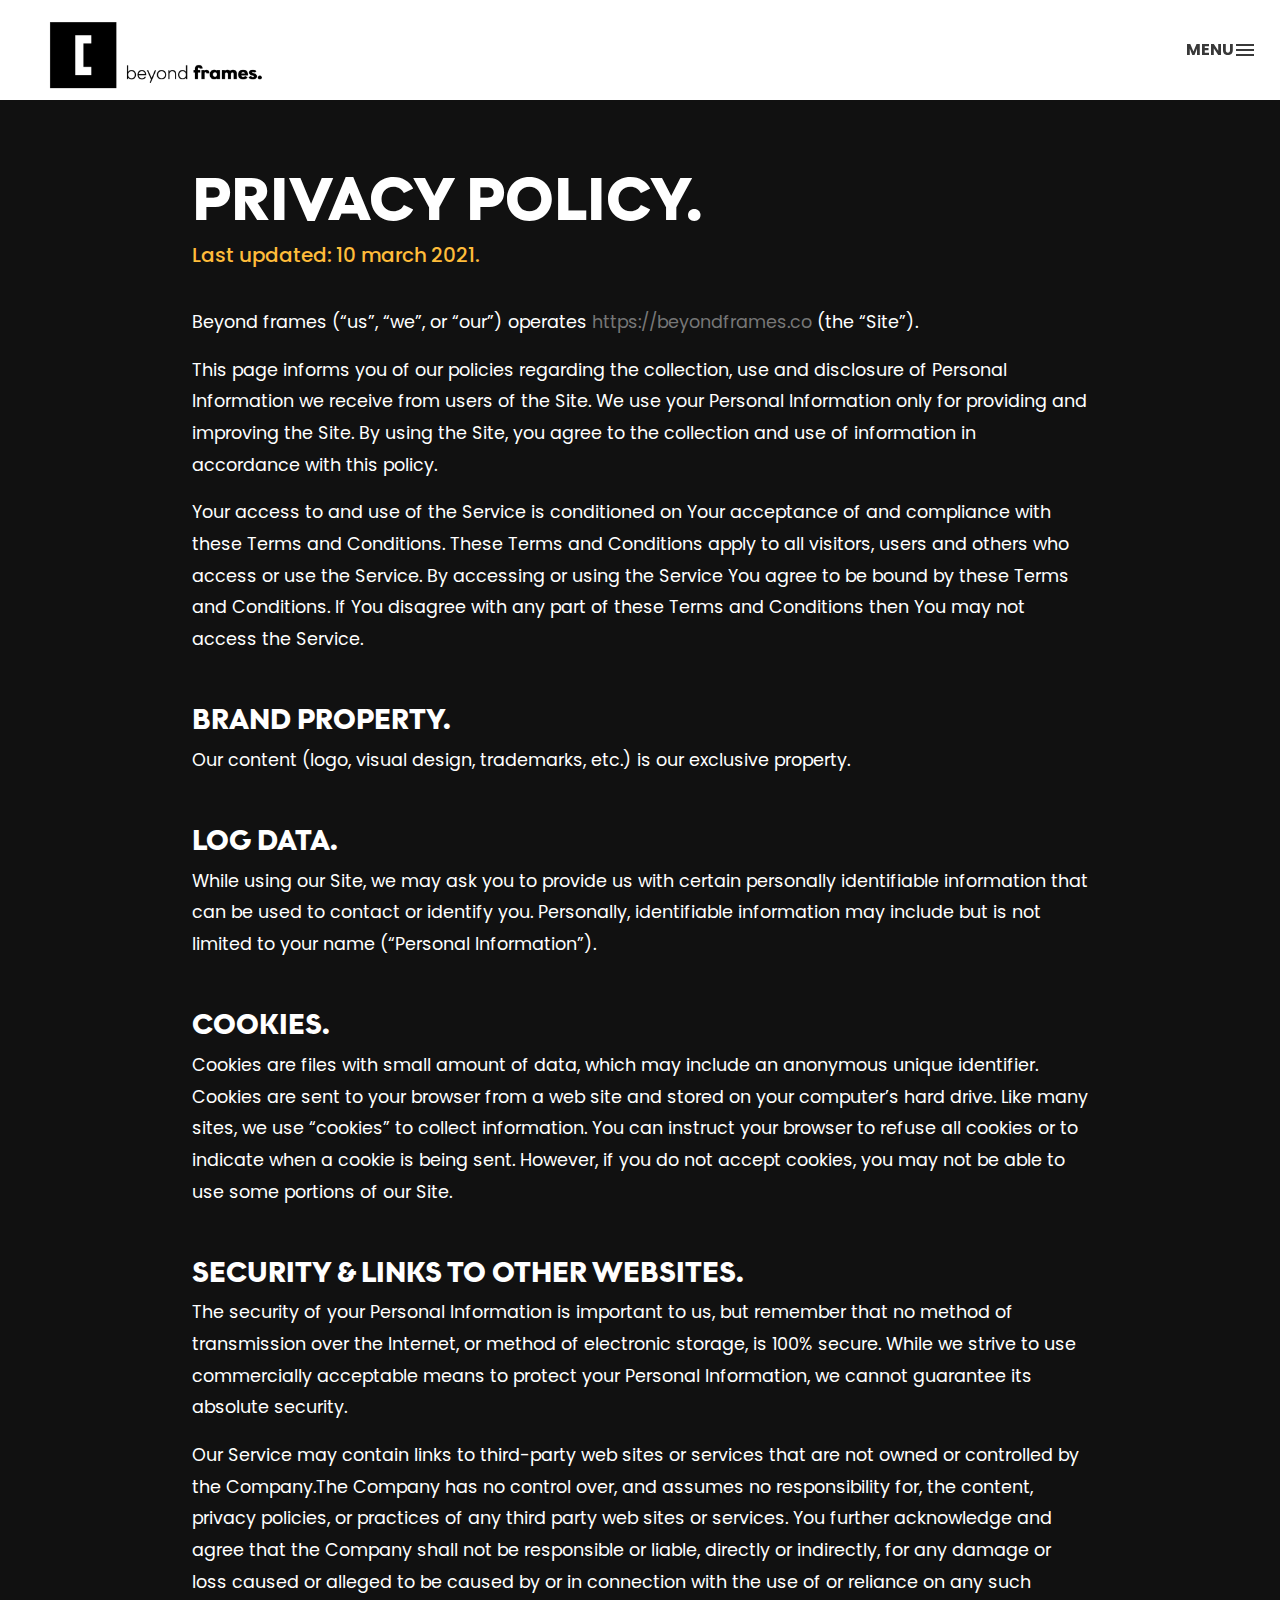
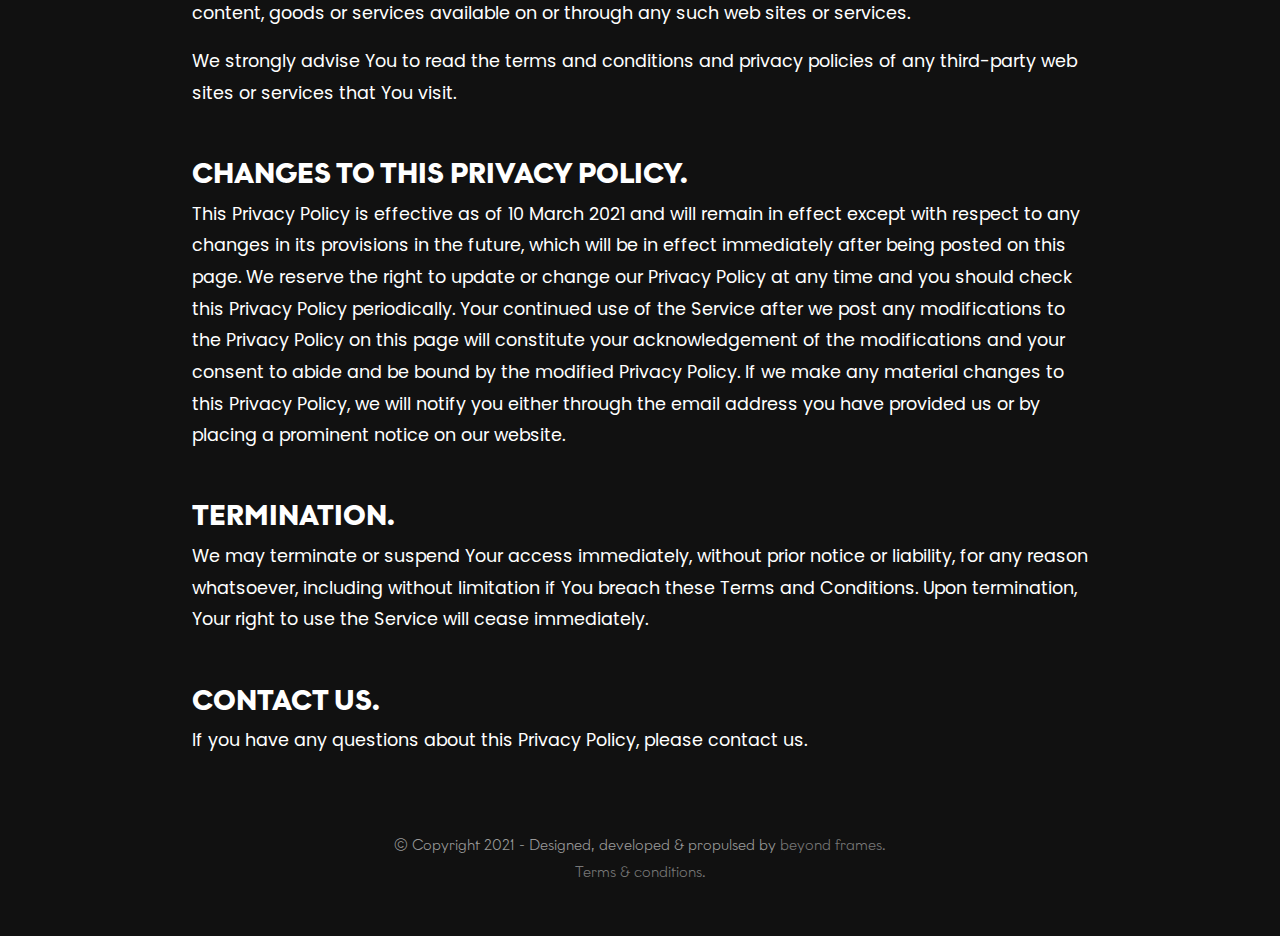
<file: privacy-policy.html>
<!DOCTYPE html>
<html lang="en">

<head>

  <!-- Basic Page Needs
	================================================== -->
  <meta charset="utf-8">
  <title>beyond frames. | communication consulting, graphic design & web</title>
  <link rel="alternate" hreflang="fr" href="https://beyondframes.co/fr/design-studio.html">

  <!-- Mobile Specific Metas
	================================================== -->
  <meta http-equiv="X-UA-Compatible" content="IE=edge">
  <meta name="description" content="beyond frames. presents its terms & conditions about users data and security.">
  <meta name="keywords"
    content="best, advice, design, communication, consulting, web, website, web design, maintenance, optimization,  SEO, SEA, consulting, print, editing, brand, innovation, Montpellier, Zürich, Geneve, Lausanne, Zug.">
  <meta name="viewport" content="width=device-width, initial-scale=1.0, maximum-scale=5.0">
  <meta name="author" content="beyond frames.">

  <meta property="og:title" content="beyond frames' cookies - data usings">
  <meta property="og:type" content="website">
  <meta property="og:url" content="https://beyondframes.co">
  <meta property="og:image" content="theme/images/metadata/claudio-schwarz-fyeOxvYvIyY-unsplash.jpg">
  <meta property="og:image:width" content="640">
  <meta property="og:image:height" content="426">
  <meta property="og:image:alt" content="beyond frames | personal data & security">
  <meta property="og:description" content="beyond frames presents the privacy policy of the cie.">
  <meta property="og:site_name" content="beyond frames." />
  <meta property="og:locale" content="en_GB" />
  <meta property="og:locale:alternate" content="fr_FR" />

  <!-- Plugins Needed -->
  <link rel="stylesheet" href="theme/plugins/bootstrap/bootstrap.min.css">
  <link rel="stylesheet" href="theme/plugins/ionicons/css/ionicons.min.css">

  <!-- Main Stylesheet -->
  <link href="theme/css/style.css" rel="stylesheet">

  <!--Favicon-->
  <link rel="shortcut icon" href="theme/images/favicon.png" type="image/x-icon">
  <link rel="icon" href="theme/images/favicon.png" type="image/x-icon">
  <link rel="apple-touch-icon" href="theme/images/favicon.png" sizes="180x180">  <!-- valid apple-touch-icon -->
  
  <!-- Global site tag (gtag.js) - Google Analytics -->
  <script async src="https://www.googletagmanager.com/gtag/js?id=G-NFRSP6WKBZ"></script>
  <script>
    window.dataLayer = window.dataLayer || [];
    function gtag(){dataLayer.push(arguments);}
    gtag('js', new Date());
  
    gtag('config', 'G-NFRSP6WKBZ');
  </script>

</head>

<body>

  <!-- Preloader -->
  <div id="preloader">
    <div class="pre-container">
      <div class="spinner">
        <div class="double-bounce1"></div>
        <div class="double-bounce2"></div>
      </div>
    </div>
  </div>
  <!-- end Preloader -->

  <!-- box header -->
  <header class="box-header" id="top">
    <div class="box-logo">
      <a href="index.html"><img loading="lazy" src="theme/images/logo.png" height="90"
          alt="logo beyond frames. web & design"></a>
    </div>

    <!-- box-nav -->
    <span class="box-primary-nav-trigger">
      <span class="box-menu-text">Menu</span><span class="box-menu-icon"></span>
    </span>
    <!-- box-primary-nav-trigger -->
  </header>
  <!-- end box header -->

  <!-- nav -->
  <nav>
    <ul class="box-primary-nav">
      <li class="box-label">beyond frames.</li>
      <li class="active"><a href="index.html">What we do.</a></li>
      <!--<li ><a href="about.html">about me.</a></li>
    <li ><a href="services.html">services.</a></li>-->
      <li><a href="portfolio.html">projects.</a></li>
      <!--<li ><a href="contact.html">hi!</a></li>-->
      <li class="box-label">follow me</li>
      <li class="box-social"><a href="https://www.instagram.com/beyondframes.design/" target="_blank"
          rel="noreferrer"><i class="ion-social-instagram-outline"></i></a></li>
      <li class="box-social"><a href="https://www.behance.net/beyondframes" target="_blank" rel="noreferrer"><img
            src="theme/images/iconmonstr-behance-1-32.png" width="25" alt=""></a></li>
      <li class="box-social"><a href="https://dribbble.com/beyondframes/" target="_blank" rel="noreferrer"><i
            class="ion-social-dribbble"></i></a></li>
      <li class="box-social"><a href="https://www.linkedin.com/in/geraldineallemand/" target="_blank"
          rel="noreferrer"><i class="ion-social-linkedin"></i></a></li>
    </ul>
  </nav>

  <section class="black">
    <div class="basic-text">
      <br><br>
      <h1>Privacy policy.</h1>
      <h5>Last updated: 10 march 2021.</h5>
      <br>
      <p>Beyond frames (“us”, “we”, or “our”) operates <a href="https://beyondframes.co">https://beyondframes.co</a>
        (the “Site”).</p>
      <p>This page informs you of our policies regarding the collection, use and disclosure of Personal Information we
        receive from users of the Site. We use your Personal Information only for providing and improving the Site. By
        using the Site, you agree to the collection and use of information in accordance with this policy.</p>
      <p>Your access to and use of the Service is conditioned on Your acceptance of and compliance with these Terms and
        Conditions. These Terms and Conditions apply to all visitors, users and others who access or use the Service. By
        accessing or using the Service You agree to be bound by these Terms and Conditions. If You disagree with any
        part of these Terms and Conditions then You may not access the Service.</p>
      <br>
      <h3>BRAND PROPERTY.</h3>
      <p>Our content (logo, visual design, trademarks, etc.) is our exclusive property.</p>
      <br>
      <h3>LOG DATA.</h3>
      <p>While using our Site, we may ask you to provide us with certain personally identifiable information that can be
        used to contact or identify you. Personally, identifiable information may include but is not limited to your
        name (“Personal Information”).</p>
      <br>
      <h3>COOKIES.</h3>
      <p>Cookies are files with small amount of data, which may include an anonymous unique identifier. Cookies are sent
        to your browser from a web site and stored on your computer’s hard drive.
        Like many sites, we use “cookies” to collect information. You can instruct your browser to refuse all cookies or
        to indicate when a cookie is being sent. However, if you do not accept cookies, you may not be able to use some
        portions of our Site.</p>
      <br>
      <h3>SECURITY & LINKS TO OTHER WEBSITES.</h3>
      <p>The security of your Personal Information is important to us, but remember that no method of transmission over
        the Internet, or method of electronic storage, is 100% secure. While we strive to use commercially acceptable
        means to protect your Personal Information, we cannot guarantee its absolute security.</p>
      <p>Our Service may contain links to third-party web sites or services that are not owned or controlled by the
        Company.The Company has no control over, and assumes no responsibility for, the content, privacy policies, or
        practices of any third party web sites or services. You further acknowledge and agree that the Company shall not
        be responsible or liable, directly or indirectly, for any damage or loss caused or alleged to be caused by or in
        connection with the use of or reliance on any such content, goods or services available on or through any such
        web sites or services.</p>
      <p>We strongly advise You to read the terms and conditions and privacy policies of any third-party web sites or
        services that You visit.</p>
      <br>
      <h3>CHANGES TO THIS PRIVACY POLICY.</h3>
      <p>This Privacy Policy is effective as of 10 March 2021 and will remain in effect except with respect to any
        changes in its provisions in the future, which will be in effect immediately after being posted on this page.
        We reserve the right to update or change our Privacy Policy at any time and you should check this Privacy Policy
        periodically. Your continued use of the Service after we post any modifications to the Privacy Policy on this
        page will constitute your acknowledgement of the modifications and your consent to abide and be bound by the
        modified Privacy Policy.
        If we make any material changes to this Privacy Policy, we will notify you either through the email address you
        have provided us or by placing a prominent notice on our website.</p>
      <br>
      <h3>TERMINATION.</h3>
      <p>We may terminate or suspend Your access immediately, without prior notice or liability, for any reason
        whatsoever, including without limitation if You breach these Terms and Conditions. Upon termination, Your right
        to use the Service will cease immediately.</p>
      <br>
      <h3>CONTACT US.</h3>
      <p>If you have any questions about this Privacy Policy, please contact us.</p>
    </div>
    <br>
  </section>

  <!-- FOOTER -->
  <footer class="black">
    <div class="container-fluid">
      <p class="copyright">&copy; Copyright 2021 - Designed, developed &amp; propulsed by <a href="index.html"
          target="_blank">beyond frames.</a></p>
      <p class="copyright"><a href="privacy-policy.html">Terms & conditions.</a></p>
    </div>
  </footer>
  <!-- end footer -->

  <!-- back to top -->
  <a href="#top" class="cd-top"><i class="ion-android-arrow-up"></i></a>
  <!-- end back to top -->

  <!-- jQuery -->
  <script src="theme/plugins/jquery.min.js"></script>

  <!-- Plugins Needed for this Project -->
  <script src="theme/plugins/bootstrap/bootstrap.min.js"></script>
  <script src="theme/plugins/menu.js"></script>
  <script src="theme/plugins/animated-headline/animated-headline.js"></script>
  <script src="theme/plugins/shuffle/shuffle.min.js"></script>

  <!-- Main Script -->
  <script src="theme/js/script.js"></script>

</body>

</html>
</file>
<file: theme/css/style.css>
/* Table of Content
==================================================
	- Google fonts & font family -
	- General -
    - typography -
    - Preloader -
	- Header -
  - box intro section -
  - Portfolio section -
  - Footer -
  - About page -
  - Services page -
  - contact page -
  - Portfolio single page -
  - Responsive media queries -
*/
/* Variable
==================================================*/
/* Google fonts & font family
==================================================*/
@import url('https://fonts.googleapis.com/css?family=Poppins:400,500,600,700');

@import url('https://fonts.googleapis.com/css2?family=Rock+Salt&display=swap');

@import url('https://fonts.googleapis.com/css2?family=Sedgwick+Ave&display=swap');

@font-face {
  font-family: 'Graphit-Regular';
  src: url(../../source/font/Graphit_otf/Graphit-Regular.otf) format('opentype'),
    url(../../source/font/Graphit_woff/Graphit-Regular.woff) format('woff');
}

@font-face {
  font-family: "Graphit-RegularItalic";
  src: url(../../source/font/Graphit_otf/Graphit-RegularItalic.otf) format('opentype'),
    url(../../source/font/Graphit_woff/Graphit-RegularItalic.woff) format('woff');
}

@font-face {
  font-family: "Graphit-Thin";
  src: url(../../source/font/Graphit_otf/Graphit-Thin.otf) format('opentype'),
    url(../../source/font/Graphit_woff/Graphit-Thin.woff) format('woff');
}

@font-face {
  font-family: "Graphit-ThinItalic";
  src: url(../../source/font/Graphit_otf/Graphit-ThinItalic.otf) format('opentype'),
    url(../../source/font/Graphit_woff/Graphit-ThinItalic.woff) format('woff');
}

@font-face {
  font-family: "Graphit-Medium";
  src: url(../../source/font/Graphit_otf/Graphit-Medium.otf) format('opentype'),
    url(../../source/font/Graphit_woff/Graphit-Medium.woff) format('woff');
}

@font-face {
  font-family: "Graphit-MediumItalic";
  src: url(../../source/font/Graphit_otf/Graphit-MediumItalic.otf) format('opentype'),
    url(../../source/font/Graphit_woff/Graphit-MediumItalic.woff) format('woff');
}

@font-face {
  font-family: "Graphit-Light";
  src: url(../../source/font/Graphit_otf/Graphit-Light.otf) format('opentype'),
    url(../../source/font/Graphit_woff/Graphit-Light.woff) format('woff');
}

@font-face {
  font-family: "Graphit-LightItalic";
  src: url(../../source/font/Graphit_otf/Graphit-LightItalic.otf) format('opentype'),
    url(../../source/font/Graphit_woff/Graphit-LightItalic.woff) format('woff');
}

@font-face {
  font-family: "Graphit-Bold";
  src: url(../../source/font/Graphit_otf/Graphit-Bold.otf) format('opentype'),
    url(../../source/font/Graphit_woff/Graphit-Bold.woff) format('woff');
}

@font-face {
  font-family: "Graphit-BoldItalic";
  src: url(../../source/font/Graphit_otf/Graphit-BoldItalic.otf) format('opentype'),
    url(../../source/font/Graphit_woff/Graphit-BoldItalic.woff) format('woff');
}

@font-face {
  font-family: "Graphit-Black";
  src: url(../../source/font/Graphit_otf/Graphit-Black.otf) format('opentype'),
    url(../../source/font/Graphit_woff/Graphit-Black.woff) format('woff');
}

@font-face {
  font-family: "Graphit-BlackItalic";
  src: url(../../source/font/Graphit_otf/Graphit-BlackItalic.otf) format('opentype'),
    url(../../source/font/Graphit_woff/Graphit-BlackItalic.woff) format('woff');
}

@font-face {
  font-family: 'PPNeueMachina-Light';
  src: url(../../source/font/PPNeueMachina/PPNeueMachina-Light.otf) format('opentype');
}

@font-face {
  font-family: 'PPNeueMachina-Regular';
  src: url(../../source/font/PPNeueMachina/PPNeueMachina-Regular.otf) format('opentype');
}

@font-face {
  font-family: 'PPNeueMachina-Ultrabold';
  src: url(../../source/font/PPNeueMachina/PPNeueMachina-Ultrabold.otf) format('opentype');
}


/* General
==================================================*/
html,
body {
  height: 100vh;
  font-family: 'Poppins', sans-serif;
  line-height: 1.8;
  color: #999;
  overflow-x: hidden;
  /*try to debug*/
  width: 100%;
  /* possible pbm with alignment contact text*/
  margin: 0px;
  padding: 0px;
}

html {
  scroll-behavior: smooth;
}

::-webkit-scrollbar {
  width: 6px;
}

::-webkit-scrollbar-thumb {
  background-color: rgba(255, 191, 0, 0.8);
}

.main-container {
  padding: 100px 0;
}

.main-container-without-padding {
  padding: 10px 0;
}

.main-container h5 {
  /**letter-spacing: 2px;
  line-height: 1.7;**/
  margin-bottom: 1rem;
}

.main-container p,
.main-container li {
  color: #393939;
}


.margin-bot32px h3 {
  margin-bottom: 2rem;
}

a {
  transition: all .3s;
}

.uppercase {
  text-transform: uppercase;
}

.h-30 {
  height: 30px;
}

.h-10 {
  height: 10px;
}

.color {
  color: #ffbf00;
  font-size: 11px;
}

.translateY-01 {
  opacity: 0;
  transform: translateY(30px);
  animation: apparition 0.8s 0.2 ease-out forwards;
  /** POUR RALLENTIR VERS LA FIN ET CONSERVER VALEUR DE FIN **/
}

.translateY-02 {
  opacity: 0;
  transform: translateY(50px);
  animation: apparition 1.2s 0.2s ease-out forwards;
}

.translateY-03 {
  opacity: 0;
  transform: translateY(30px);
  animation: apparition 1.2s 1.6s ease-out forwards;
}

.translateY-04 {
  opacity: 0;
  transform: translateY(30px);
  animation: apparition 1.2s 2s ease-out forwards;
}

@keyframes apparition {

  /** EN LIEN AVEC DIV translateY **/
  100% {
    opacity: 1;
    transform: none;
  }
}


/* typography
==================================================*/
h1 {
  color: #393939;
  font-size: 60px;
  text-transform: uppercase;
  font-family: "Graphit", "Poppins", Helvetica, sans-serif;
}

h2 {
  color: #393939;
  font-family: "Graphit", "Poppins", Helvetica, sans-serif;
}

h3 {
  color: #393939;
  font-size: 1.75rem;
  font-family: "Graphit", "Poppins", Helvetica, sans-serif;
}

h4 {
  color: #999999;
  font-size: 1rem;
  font-family: "Graphit-Medium", "Poppins", Helvetica, sans-serif;
}

h5 {
  color: #ffbc3a;
  font-family: "Graphit", "Poppins", Helvetica, sans-serif;
}

h6 {
  color: #ffbf00;
  font-family: "Graphit", "Poppins", Helvetica, sans-serif;
}

.em-thin {
  font-family: "Graphit-Thin", "Poppins";
}

.em-light {
  font-family: "Graphit-Light", "Poppins";
}

.em-bold {
  font-family: "Graphit-Bold", "Poppins";
}

.em-medium {
  font-family: "Graphit-Medium", "Poppins";
}




/* preloader
==================================================*/
#preloader {
  position: fixed;
  top: 0;
  left: 0;
  right: 0;
  bottom: 0;
  background-color: #f5f5f5;
  /* change if the mask should be a color other than white */
  z-index: 1000;
  /* makes sure it stays on top */
}

.pre-container {
  position: absolute;
  left: 50%;
  top: 50%;
  bottom: auto;
  right: auto;
  -webkit-transform: translateX(-50%) translateY(-50%);
  transform: translateX(-50%) translateY(-50%);
  text-align: center;
}

.spinner {
  width: 40px;
  height: 40px;
  position: relative;
  margin: 100px auto;
}

.double-bounce1,
.double-bounce2 {
  width: 100%;
  height: 100%;
  border-radius: 50%;
  background-color: #ffbf00;
  opacity: 0.6;
  position: absolute;
  top: 0;
  left: 0;
  -webkit-animation: bounce 2.0s infinite ease-in-out;
  animation: bounce 2.0s infinite ease-in-out;
}

.double-bounce2 {
  -webkit-animation-delay: -1.0s;
  animation-delay: -1.0s;
}

@-webkit-keyframes bounce {

  0%,
  100% {
    -webkit-transform: scale(0);
  }

  50% {
    -webkit-transform: scale(1);
  }
}

@keyframes bounce {

  0%,
  100% {
    transform: scale(0);
    -webkit-transform: scale(0);
  }

  50% {
    transform: scale(1);
    -webkit-transform: scale(1);
  }
}

/* header
==================================================*/
.box-header {
  position: absolute;
  top: 0;
  left: 0;
  background: rgba(255, 255, 255, 0.95);
  height: 50px;
  width: 100%;
  z-index: 3;
  box-shadow: 0 1px 2px rgba(0, 0, 0, 0.3);
  -webkit-font-smoothing: antialiased;
  -moz-osx-font-smoothing: grayscale;
}

.box-header {
  height: 100px;
  background: transparent;
  box-shadow: none;
}

.box-header {
  transition: background-color 0.3s;
  -webkit-transform: translate3d(0, 0, 0);
  transform: translate3d(0, 0, 0);
  -webkit-backface-visibility: hidden;
  backface-visibility: hidden;
}

.box-header.is-fixed {
  position: fixed;
  top: -80px;
  background-color: rgba(255, 255, 255, 0.96);
  transition: -webkit-transform 0.3s;
  transition: transform 0.3s;
  transition: transform 0.3s, -webkit-transform 0.3s;
}

.box-header.is-visible {
  -webkit-transform: translate3d(0, 100%, 0);
  transform: translate3d(0, 100%, 0);
}

.box-header.menu-is-open {
  background-color: rgba(255, 255, 255, 0.96);
}

.box-logo {
  display: block;
  padding-left: 20px;
  z-index: 10;
}

.box-logo img {
  height: 90px;
  width: auto;
  margin-top: 10px;
}

.box-primary-nav-trigger {
  position: absolute;
  right: 0;
  top: 0;
  height: 100%;
  width: 50px;
  background-color: #fff;
  cursor: pointer;
}

.box-primary-nav-trigger .box-menu-text {
  color: #393939;
  text-transform: uppercase;
  font-weight: 700;
  display: none;
}

.box-primary-nav-trigger .box-menu-icon {
  display: inline-block;
  position: absolute;
  left: 50%;
  top: 50%;
  bottom: auto;
  right: auto;
  /**-webkit-transform: translateX(-50%) translateY(-50%);**/
  /**retirer car pas dans codesource**/
  transform: translateX(-50%) translateY(-50%);
  width: 18px;
  height: 2px;
  background-color: #393939;
  transition: background-color 0.3s;
  list-style: none;
}

.box-primary-nav-trigger .box-menu-icon::before,
.box-primary-nav-trigger .box-menu-icon:after {
  content: "";
  width: 100%;
  height: 100%;
  position: absolute;
  background-color: #393939;
  right: 0;
  transition: top .3s, background-color 0s, -webkit-transform .3s;
  /**animation menu hamburger**/
  transition: transform .3s, top .3s, background-color 0s;
  transition: transform .3s, top .3s, background-color 0s, -webkit-transform .3s;
}

.box-primary-nav-trigger .box-menu-icon::before {
  top: -5px;
}

.box-primary-nav-trigger .box-menu-icon::after {
  top: 5px;
}

.box-primary-nav-trigger .box-menu-icon.is-clicked {
  background-color: rgba(255, 255, 255, 0);
}

.box-primary-nav-trigger .box-menu-icon.is-clicked::before,
.box-primary-nav-trigger .box-menu-icon.is-clicked::after {
  background-color: #393939;
}

.box-primary-nav-trigger .box-menu-icon.is-clicked::before {
  top: 0;
  -webkit-transform: rotate(135deg);
  transform: rotate(135deg);
}

.box-primary-nav-trigger .box-menu-icon.is-clicked::after {
  top: 0;
  -webkit-transform: rotate(225deg);
  transform: rotate(225deg);
}

.box-primary-nav-trigger {
  width: 100px;
  padding-left: 1em;
  background-color: transparent;
  height: 30px;
  line-height: 30px;
  right: 10px;
  top: 50%;
  bottom: auto;
  -webkit-transform: translateY(-50%);
  transform: translateY(-50%);
}

.box-primary-nav-trigger .box-menu-text {
  display: inline-block;
}

.box-primary-nav-trigger .box-menu-icon {
  left: auto;
  right: 1em;
  -webkit-transform: translateX(0) translateY(-50%);
  transform: translateX(0) translateY(-50%);
}

.box-primary-nav {
  position: fixed;
  left: 0;
  top: 0;
  height: 100%;
  width: 100%;
  background: rgba(0, 0, 0, 0.96);
  z-index: 2;
  padding-left: 0;
  text-align: center;
  -webkit-backface-visibility: hidden;
  backface-visibility: hidden;
  overflow: auto;
  -webkit-overflow-scrolling: touch;
  -webkit-transform: translateY(-100%);
  transform: translateY(-100%);
  transition-property: -webkit-transform;
  /**??????**/
  transition-property: transform;
  transition-property: transform, -webkit-transform;
  transition-duration: 0.3s;
  list-style: none;
}

.box-primary-nav li {
  font-size: 22px;
  font-size: 1.375rem;
  font-weight: 300;
  -webkit-font-smoothing: antialiased;
  -moz-osx-font-smoothing: grayscale;
  margin: 0.2em 0;
  text-transform: capitalize;
}

.box-primary-nav a {
  display: inline-block;
  padding: 0.4em 1em;
  border-radius: 0.25em;
  transition: all 0.2s;
  color: #fff;
  text-decoration: none;
  font-weight: bold;
}

.box-primary-nav a:hover {
  opacity: 0.3;
}

.box-primary-nav .active a {
  padding-right: 35px;
  position: relative;
}

.box-primary-nav .active a:hover {
  opacity: 1;
}

.box-primary-nav .active a::after {
  position: absolute;
  content: "";
  height: 10px;
  width: 10px;
  border-radius: 50%;
  background-color: #ffbf00;
  top: calc(50% - 5px);
  margin-left: 10px;
}

.box-primary-nav a:focus {
  outline: none;
}

.no-touch .box-primary-nav a:hover {
  text-decoration: none;
  color: #ddd;
}

.box-primary-nav .box-label {
  color: #ffbf00;
  text-transform: uppercase;
  font-weight: 700;
  font-size: 17px;
  margin: 2.4em 0 0.8em;
}

.box-primary-nav .box-social {
  display: inline-block;
  margin: 10px 0.4em;
  margin-bottom: 50px;
}

.box-social {
  transition: 0.4s;
}

.box-social:hover {
  transform: translateY(-10%);

}

.box-primary-nav .box-social a {
  width: 30px;
  height: 30px;
  padding: 0;
  font-size: 30px;
}

.box-primary-nav.is-visible {
  -webkit-transform: translateY(0);
  transform: translateY(0);
}

.box-primary-nav {
  padding-top: 100px;
}

.box-primary-nav li {
  font-size: 18px;
}

/* box-intro square logo
==================================================*/
.box-intro-logo {
  /**DECALAGE**/
  text-align: center;
  height: 100vh;
  width: 100%;
  position: relative;
}

.hero-section {
  width: 100%;
  height: 100vh;
}


/* box-intro rolling letter animation
==================================================*/
.box-intro {
  /**DECALAGE**/
  text-align: center;
  display: table;
  height: 100vh;
  width: 100%;
  position: relative;
}

.box-intro .table-cell {
  /**DECALAGE**/
  display: table-cell;
  vertical-align: middle;
}

.box-intro em {
  font-style: normal;
  text-transform: uppercase;
}

b i:last-child {
  color: #ffbf00 !important;
}

.box-intro h5 {
  /**DECALAGE**/
  letter-spacing: 2px;
  text-transform: uppercase;
  color: #999;
  line-height: 1.7;
  font-family: "Graphit-Regular", "Poppins";
  /**text-align: center;**/
}



/* HOME HERO
==================================================*/

.background {
  position: absolute;
  width: 100%;
  height: 100vh;
  z-index: -10;
}

.float-right {
  width: 40%;
  height: 90%;
  min-width: 300px;
  min-height: 600px;
  /*float: right;*/
  /*border: 1px solid pink;*/
  position: absolute;
  /*replace float*/
  top: -50px;
  /*replace float*/
  right: 0;
}

#right-contain {
  background: url("https://beyondframes.co/theme/images/home-hero/rectangle-fit.png") top right no-repeat;
  background-size: contain;
  height: 100%;
}

.float-left {
  position: absolute;
  /*replace float*/
  bottom: -140px;
  /*replace float*/
  width: 30%;
  height: 80%;
  min-height: 450px;
  min-width: 300px;
  /*float: left;*/
  /*border: 1px solid pink;*/
}

#left-contain {
  /*background: url("https://beyondframes.co/theme/images/home-hero/polygone-biais_third.png") left bottom no-repeat;*/
  background: url("https://beyondframes.co/theme/images/home-hero/polygone-biais-third_complet.png") left bottom no-repeat;
  background-size: contain;
  height: 100%;
  /*border: 2px solid red;*/
}

.grid-hero {
  /*border: 2px blue solid;*/
  height: 100vh;
  width: 100vw;
  display: grid;
  grid-template-columns: repeat(19, minmax(60px, 1fr));
  /* 19 to center logo*/
  grid-template-rows: repeat(10, 1fr);
  gap: 10px 15px;
  /*not mandatory*/
  z-index: 1;
}

/*.box {
  background-color: beige;
  color: black;
  border: 2px dodgerblue solid;
}*/

.img-fluid {
  max-width: 100%;
  height: auto;
}

.a {
  /*logo*/
  grid-area: 3 / 7 / 8 / span 7;
}

/*grid-row-start / grid-colum-start / grid-row-end / grid-column-end */

#a-contain {
  background: url("https://beyondframes.co/theme/images/home-hero/logo_square-fit.png") center no-repeat;
  background-size: contain;
  opacity: 0;
  transform: translateY(20px);
  animation: appearance 0.4s 0.4s ease-out forwards;
}

.b {
  grid-area: 2 / 11 / 2 / span 3;
}

#b-contain {
  background: url("https://beyondframes.co/theme/images/design-web_beyond-frames.png") center no-repeat;
  background-size: contain;
}

.c {
  grid-area: 8 / 5 / span 2 / span 2;
}

.c-contain {
  /**we create what matters**/
  display: flex;
  flex-direction: column;
  position: relative;
  text-transform: uppercase;
  font-family: "Graphit-Medium", "Poppins", sans-serif;
  font-weight: 500;
  color: #111;
  line-height: 120%;
  /*font-size: 2.6rem;*/
  font-size: calc(1rem + 1.5vw);
}

.c-contain span {
  display: inline-block;
  opacity: 0;
  transform: translateY(40px);
}

.c-contain>.anim:nth-child(1) {
  animation: appearance 1s 0.2s ease-out forwards;
}

.c-contain>span:nth-child(2) {
  animation: appearance .8s 0.4s ease-out forwards;
}

.c-contain>span:nth-child(3) {
  animation: appearance .6s 0.6s ease-out forwards;
}

.c-contain>span:nth-child(4) {
  animation: appearance .8s .8s ease-out forwards;
}

.d {
  grid-area: 9 / 7 / span 1 / span 1;
}

#d-contain {
  background: url("https://beyondframes.co/theme/images/stars_beyond-frames.png") center no-repeat;
  background-size: contain;
  width: 40%;
}

.e {
  grid-area: 8 / 14 / span 1 / span 1;
}

#e-contain {
  background: url("https://beyondframes.co/theme/images/smile_beyond-frames.png") center no-repeat;
  background-size: contain;
}

/*#e-contain:hover {
  transform: rotate(360deg);
  translate: (10px, 10%);
  transition-duration: 500ms;
}*/

.f {
  grid-area: 9 / 15 / span 1 / span 4;
}

.f-contain {
  color: black;
  font-family: 'Sedgwick Ave', cursive;
  font-size: calc(1rem + 1.5vw);
  letter-spacing: .05rem;
}

.f-contain:hover {
  transform: scale(1.05);
  transition-duration: 500ms;
}


/* animations*/

@keyframes appearance {
  100% {
    opacity: 1;
    transform: none;
    /*to simplify animation translate above */
  }
}

.underline-hover-effect {
  display: inline-block;
  /**padding-bottom: 0rem; define space between text and line**/
  position: relative;
}

.underline-hover-effect:before {
  content: "";
  position: absolute;
  right: 0;
  bottom: 0;
  width: 0;
  height: 3px;
  background-color: #111;
  transition: width .25s ease-out;
}

.underline-hover-effect:hover::before {
  width: 100%;
  left: 0;
  right: auto;
}

a.underline-hover-effect {
  text-decoration: none;
  color: inherit;
}

/* underline effect */

@keyframes underlined-smart {
  from {
    background-size: 0% 100%;
    background-position: bottom left;
  }

  100% {
    background-size: 100% 100%;
    background-position: bottom left;
  }
}

@keyframes underlined-smart-effect {
  from {
    background-size: 100% 100%;
    background-position: bottom right;
  }

  100% {
    background-size: 0 100%;
    background-position: bottom right;
  }
}

/* @MEDIA QUERIES HOME HERO */
/******************************/

@media (max-width: 600px) {

  .float-right {
    display: none;
  }

  .grid-hero {
    grid-template-columns: 1fr 1fr; /*10rows as usual*/
    padding: 20px 20px 0 20px;
    gap: 0;
  }

  .a {
    grid-area: 3 / 1 / 7 / span 2;  /*grid-row-start / grid-colum-start / grid-row-end / grid-column-end */
  }

  .b {
    grid-area: 2 / 2 / span 1 / span 1;
  }

  #b-contain {
    padding-right: 40px;
  }

  .c {
    grid-area: 8 / 2 / span 3 / span 1;
  }

  .c-contain {
    font-size: calc(2rem + 1.5vw);
    margin-left: 20px;
    margin-top: 20px;
  }

  /*.d {
    grid-area: 10 / 2 / 10 / span 1;  
    border: 2px solid pink;
  }

  #d-contain {
    width: 20%;
  }

  .e {
    grid-area: 8 / 1 / span 1 / span 1;
  }

  .f {
    grid-area: 10 / 1 / span 1 / span 2;
  }

  .f-contain {
    font-size: calc(2rem + 1.5vw);
    text-align: center;
  }*/

  .box-logo img {
    padding-left: 20px;
  }
}

@media only screen and (min-width: 601px) and (max-width: 1200px) {
  .grid {
    grid-template-columns: repeat(auto-fit, minmax(30px, 1fr));
  }
}













/* hero section
==================================================*/
/*
.contain-logo-square{
  width:auto;
  height: 100%;
  max-height: 100%;
  overflow: hidden;
  margin:0 auto;
  /*background-color: tomato;*/
/*
}

#logo-square {
  width: auto;
  min-width: 65vw;
  height: 54vw;
  position:relative;
  bottom: 4vh;
  display: flex;
  justify-content: center;
  opacity:0;
  transform: translateY(20px);
  animation: appearance 0.4s 0.8s ease-out forwards;
}

#contain-sub01 {
  position: absolute;
  top: 18%;
  left:57%;
  /*background-color: #F5B700;*/
/*
  transform: translate(-50%, -50%); /**positionning with the center of the element not the top left corner**/
/*
}

#subheading01 img{ /**design & web**/
/*
  height: 5vw;
  width:auto;
  /*background-color: #959800;*/
/*
}

#contain-sub02{
  position: absolute;
  top: 87%;
  left:32%;
  max-width: 300px;
  /*background-color: #F5B700;*/
/*
}

#subheading02 { /**stars**/
/*
  width: 100%;
  height: auto;
  object-fit: cover;
  object-position: bottom;
}

#contain-sub03 {
  position: absolute;
  top: 72%;
  left:68%;
  height: 100px;
  width: auto;
  /*background-color: #F5B700;*/
/*
}

#subheading03 { /**smiley**/
/*
  max-width: 100%;
  min-width: 50%;
  height: auto;
}*/




/* layers */
/**neumorphism
==================================================*/
/*

.layer01 {
  position: absolute;
  width: 600px;
  height: 1500px;
  top: -220px;
  right: -13.5em;
  background-image: url(../images/rectangle.png); 
  background-repeat: no-repeat;
  background-position: top right;
  overflow: hidden;
  background-size: 560px; /**hauteur est alors fixée à auto**/
/*
  background-attachment: contain;  /**always show the whole image**/
/*
  z-index: -1;
}

.layer02 {
  position: absolute;
  width: 1180px;
  height: 1080px;
  right: 1500px;
  top: 280px;
  background-image: url(../images/polygone-biais-large.png);
  background-repeat: no-repeat;
  background-position: center;
  overflow: hidden;
  background-size: 1300px; /**hauteur est alors fixée à auto**/
/*
  background-attachment: contain;
  z-index: -1;
}*/

/* mouse effect */
.mouse {
  position: absolute;
  width: 22px;
  height: 42px;
  bottom: 40px;
  left: 50%;
  margin-left: -12px;
  border-radius: 15px;
  border: 2px solid #888;
  -webkit-animation: intro 1s;
  animation: intro 1s;
}

.scroll {
  display: block;
  width: 3px;
  height: 3px;
  margin: 6px auto;
  border-radius: 4px;
  background: #888;
  -webkit-animation: finger 2s infinite;
  animation: finger 2s infinite;
}

@-webkit-keyframes intro {
  0% {
    opacity: 0;
    -webkit-transform: translateY(40px);
    transform: translateY(40px);
  }

  100% {
    opacity: 1;
    -webkit-transform: translateY(0);
    transform: translateY(0);
  }
}

@keyframes intro {
  0% {
    opacity: 0;
    -webkit-transform: translateY(40px);
    transform: translateY(40px);
  }

  100% {
    opacity: 1;
    -webkit-transform: translateY(0);
    transform: translateY(0);
  }
}

@-webkit-keyframes finger {
  0% {
    opacity: 1;
  }

  100% {
    opacity: 0;
    -webkit-transform: translateY(20px);
    transform: translateY(20px);
  }
}

@keyframes finger {
  0% {
    opacity: 1;
  }

  100% {
    opacity: 0;
    -webkit-transform: translateY(20px);
    transform: translateY(20px);
  }
}


/* PRESENTATION SECTION
==================================================*/
.align-content {
  text-align: left;
  margin-bottom: 6rem;
}

.color-section {
  display: flex;
  flex-wrap: nowrap;
  align-items: center;
  justify-content: center;
  margin: 10vh auto 0 auto;
  opacity: 0;
  animation: appearance 3s 0.8s ease-out forwards;
}

.color-section h1 {
  z-index: 1;
  mix-blend-mode: multiply;
  color: rgba(0, 0, 0, 0.85);
  font-size: calc(1.6rem + 3vw);
  font-family: "Graphit-BoldItalic", "Poppins", "sans-serif";
  /*"PPNeueMachina-Regular",*/
  line-height: 1.2;
  letter-spacing: -0.020em;
  text-align: right;
  margin-left: 10vw;
  text-transform: lowercase;
}

.ball {
  position: relative;
  flex-shrink: 0;
  width: 38.197vw;
  height: 38.197vw;
  border-radius: 50%;
  overflow: hidden;
  right: 10vw;
}

.noise {
  content: "";
  position: absolute;
  top: 0;
  right: 0;
  bottom: 0;
  left: 0;
  background-image: url("data:image/svg+xml,%3Csvg viewBox='0 0 1000 1000' xmlns='http://www.w3.org/2000/svg'%3E%3Cfilter id='noiseFilter'%3E%3CfeTurbulence type='fractalNoise' baseFrequency='.8' numOctaves='6' stitchTiles='stitch'/%3E%3C/filter%3E%3Crect width='100%' height='100%' filter='url(%23noiseFilter)'/%3E%3C/svg%3E");
  filter: contrast(200%) brightness(1000%) grayscale(100%);
}

#gradient {
  width: 100%;
  height: 100%;
}


/* PORTFOLIO SECTION
==================================================*/
.portfolio .categories-grid span {
  font-size: 30px;
  margin-bottom: 30px;
  display: inline-block;
}

.portfolio .categories-grid .categories label {
  display: inline-block;
  color: #60606e;
  padding: 4px 10px;
  margin: 0 10px;
  transition: all 0.2s ease-in-out 0.2s;
  margin-bottom: 10px;
}

.portfolio .categories-grid .categories label:focus,
.portfolio .categories-grid .categories label.active {
  margin-left: 0;
  background-color: #ffbf00;
  padding: 4px 20px;
  color: white;
  border-radius: 25px;
  box-shadow: none;
}

.portfolio_item {
  position: relative;
  overflow: hidden;
  display: block;
}

.portfolio_item .portfolio_item_hover {
  position: absolute;
  top: 0px;
  left: 0px;
  height: 100%;
  width: 100%;
  background-color: rgba(0, 0, 0, 0.8);
  -webkit-transform: translate(-100%);
  transform: translate(-100%);
  opacity: 0;
  transition: all 0.2s ease-in-out;
}

.portfolio_item .portfolio_item_hover .item_info {
  text-align: center;
  position: absolute;
  top: 50%;
  left: 50%;
  -webkit-transform: translate(-50%, -50%);
  transform: translate(-50%, -50%);
  padding: 10px;
  width: 100%;
  font-weight: bold;
}

.portfolio_item .portfolio_item_hover .item_info span {
  display: block;
  color: #fff;
  font-size: 18px;
  -webkit-transform: translateX(-100px);
  transform: translateX(-100px);
  transition: all 0.2s ease-in-out 0.2s;
  opacity: 0;
}

.portfolio_item .portfolio_item_hover .item_info em {
  font-style: normal;
  display: inline-block;
  background-color: #ffbf00;
  padding: 5px 20px;
  border-radius: 25px;
  color: #333;
  margin-top: 10px;
  -webkit-transform: translateX(-100px);
  transform: translateX(-100px);
  transition: all 0.3s ease-in-out 0.3s;
  opacity: 0;
  font-size: 10px;
  letter-spacing: 2px;
}

.portfolio_item:hover .portfolio_item_hover {
  opacity: 1;
  -webkit-transform: translateX(0);
  transform: translateX(0);
}

.portfolio_item:hover .item_info em,
.portfolio_item:hover .item_info span {
  opacity: 1;
  -webkit-transform: translateX(0);
  transform: translateX(0);
}

.portfolio .categories-grid .categories ul li {
  float: left;
}

.portfolio .categories-grid .categories ul li a {
  padding: 0 10px;
  transition: all 0.2s ease-in-out 0.2s;
}

.portfolio_filter {
  padding-left: 0;
  display: inline-block;
  margin: 0 auto;
  text-align: center;
  margin-bottom: 50px;
}

.portfolio-inner {
  padding-bottom: 0 !important;
  padding-top: 55px;
}

/* LET'S TALK SECTION
==================================================*/
.lets {
  width: 100vw;
  display: flex;
  margin: 10px auto;
  justify-content: center;
  align-items: center;
  line-height: 24vw;
}

.talk {
  font-family: "Graphit-Light", "Poppins", Helvetica, sans-serif;
  font-size: 18vw;
  /**flex: nowrap;**/
  /**white-space: nowrap;**/
  color: #555;
  text-align: center;
}

/* FOOTER
==================================================*/
footer {
  padding: 30px 0 50px 0;
  font-size: 15px;
  text-align: center;
  background: #f5f5f5;
  font-family: 'Graphit-Light';
}

.copyright {
  color: #999;
  margin-bottom: 0;
}

.copyright a {
  color: #777;
}

.copyright a:hover {
  color: #a5a4a2;
  text-decoration: none;
}

/* back to top
==================================================*/
.cd-top {
  display: inline-block;
  height: 40px;
  width: 40px;
  position: fixed;
  bottom: 20px;
  line-height: 40px;
  font-size: 20px;
  right: 10px;
  text-align: center;
  color: #fff;
  background: rgba(255, 191, 0, 0.8);
  visibility: hidden;
  opacity: 0;
  transition: opacity .3s 0s, visibility 0s .3s;
}

.cd-top.cd-is-visible,
.cd-top.cd-fade-out,
.no-touch .cd-top:hover {
  transition: opacity 0.3s 0s, visibility 0s 0s;
}

.cd-top.cd-is-visible {
  /* the button becomes visible */
  visibility: visible;
  opacity: 1;
}

.cd-top.cd-fade-out {
  opacity: 0.9;
}

.cd-top:hover,
.cd-top:focus {
  background-color: #ffbf00;
  opacity: 1;
  color: #fff;
}

/* About page
==================================================*/
.top-bar {
  color: #333;
  font-family: "Graphit-Regular", "Poppins";
  padding: 150px 0 150px;
  background: linear-gradient(rgba(255, 255, 255, 0.8), rgba(255, 255, 255, 0.8)), url(../images/metadata/charles-deluvio-Lks7vei-eAg-unsplash.jpg) no-repeat;
  background-position: right 35% bottom 45%;
  /*background-position: center center;*/
  background-size: cover;
  background-attachment: fixed;
  text-align: center;
}

.top-bar h1 {
  font-size: 60px;
  text-transform: uppercase;
  font-weight: 700;
  color: #999;
  line-height: 50px;
}

.top-bar h2 {
  font-family: "Graphit-Regular", "Poppins";
  margin-top: 1.2rem;
}

.top-bar p {
  font-size: 15px;
  text-transform: uppercase;
  font-weight: 500;
  color: #777;
}

.top-bar p a {
  color: #777;
}

.top-bar p a:hover,
.top-bar p a:focus {
  color: #555;
  text-decoration: none;
}

.social-ul {
  list-style: none;
  display: inline-block;
  padding-left: 0;
}

.social-ul li {
  margin: 0 10px;
  float: left;
}

.social-ul li a {
  font-size: 25px;
  color: #555;
  transition: all 0.3s;
}

.social-ul li a:hover {
  color: #888;
}

/* Services page
==================================================*/
.size-50 {
  font-size: 50px;
}

.service-box {
  margin-bottom: 30px;
}

.service-box h3 {
  margin-top: 0;
}

/* contact page
==================================================*/
.details-text i {
  margin-right: 10px;
}

.textarea-contact {
  height: 200px;
  width: 100%;
  border: solid 1px rgba(0, 0, 0, 0.1);
  position: relative;
}

.textarea-contact textarea {
  height: 100%;
  width: 100%;
  border: 0;
  padding: 20px;
  background-color: transparent;
  float: left;
  z-index: 2;
  font-size: 14px;
  color: #9a9a9a;
  resize: none;
}

.textarea-contact>span {
  position: absolute;
  top: 20px;
  left: 20px;
  -webkit-transform: translateY(-50%);
  transform: translateY(-50%);
  font-size: 12px;
  text-transform: uppercase;
  color: #cdcdcd;
  transition: all .2s ease-in-out;
  z-index: 1;
}

.input-contact {
  height: 40px;
  width: 100%;
  border: solid 1px rgba(0, 0, 0, 0.1);
  position: relative;
  margin-bottom: 30px;
}

.input-contact input[type="text"] {
  height: 100%;
  width: 100%;
  border: 0;
  padding: 0 20px;
  float: left;
  position: relative;
  background-color: transparent;
  z-index: 2;
  font-size: 14px;
  color: #9a9a9a;
}

.input-contact>span {
  position: absolute;
  top: 50%;
  left: 20px;
  -webkit-transform: translateY(-50%);
  transform: translateY(-50%);
  font-size: 12px;
  text-transform: uppercase;
  color: #cdcdcd;
  transition: all 0.2s ease-in-out;
  z-index: 1;
}

.input-contact>span.active,
.textarea-contact>span.active {
  color: #ffbf00;
  font-size: 10px;
  top: 0px;
  left: 5px;
  background-color: #fff;
  padding: 5px;
}

input:focus,
textarea:focus {
  outline: none;
}

.contact-info {
  margin-top: 20px;
}

.contact-info i {
  height: 30px;
  width: 30px;
  display: inline-block;
  background: #ffbf00;
  /** POSSIBILITE DE MODIFIER EN FFBB00 ou f5b700**/
  text-align: center;
  line-height: 33px;
  margin-right: 10px;
  color: #fff;
  font-size: 21px;
}

.contact-info p {
  display: inline-block;
  margin-right: 20px;
}

.contact-info a {
  text-decoration: none;
  color: inherit;
}


.btn-box {
  background: #ffbf00;
  padding: 10px 50px;
  border-radius: 0;
  color: #fff;
  margin-top: 20px;
  text-transform: uppercase;
  letter-spacing: 2px;
  font-weight: 500;
}

.btn h2 {
  margin-top: .1rem;
  color: #60606e;
  font-family: "Poppins", sans-serif;
  font-weight: 400;
  font-size: 1rem;
}

.btn.active h2 {
  margin-top: .17rem;
  color: #fff;
  font-family: "Poppins", sans-serif;
}

.btn-box:hover,
.btn-box:focus {
  background: #F5B700;
  color: #fff;
}

/* single project page
==================================================*/
.cat-ul {
  padding-left: 0;
  list-style: none;
}

.cat-ul li i {
  margin-right: 10px;
  color: #ffbf00;
}

/* privacy-policy page
==================================================*/
.black {
  background-color: #111;
  color: #fff;
}

.basic-text {
  width: 70%;
  margin: 100px auto 0 auto;
  font-family: "Poppins", sans-serif;
  font-size: 1.1rem;
}

.black h1,
.black h2,
.black h3 {
  font-family: "Graphit-Bold";
  color: #fff;
}

.basic-text a {
  color: #777;
}

.basic-text a:hover {
  color: #fff;
  text-decoration: none;
}


/* google-map
==================================================*/
.google-map {
  position: relative;
}

.google-map #map {
  width: 100%;
  height: 450px;
}


/* MEDIA QUERIES
==================================================*/

@media (max-width:1399px) {
  /*#subheading02, #subheading03{
    visibility: hidden;
  }
  .outline{
    left: 10vw;
    line-height: 2.2rem;
  }
  .layer02{
    display: flex;
    right: 70vw;
  }
  #contain-sub01 {
      top: 12%;
  }*/
  .portfolio .categories-grid .categories {
    margin-left: 0;
  }

}

  @media only screen and (max-width: 991px) {
    .box-intro h5 {
      font-size: 16px;
    }

    .portfolio .categories-grid span {
      margin-bottom: 0;
      text-align: center;
      width: 100%;
    }

    .portfolio .categories-grid .categories ul li {
      text-align: center;
    }

    .portfolio .categories-grid .categories ul li a {
      margin-left: 0;
    }

    .col-md-6 h3 {
      margin-top: 30px;
    }

    /*.layer01 {
    visibility: hidden;
  }
  .layer02 {
    visibility: hidden;
  }
  .contain-logo-square{
    width:1000px;
    height: 100%;
    max-height: 100%;
    overflow: hidden;
    margin:0 auto;
    /*background-color: red;*/
    /*
  }
    #logo-square {
    height: 65vw;
    width: 65vw;
    left: 20vw;
    top:4vw;
   }
   #contain-sub01 {
    top: 22%;
    left:60%;
    /*background-color: #F5B700;*/
    /*
  }
    #subheading01 img{ /**design & web**/
    /*
    height: 7vw;
    /*background-color: #959800;*/
    /*
  }
}
*/
    /**
@media only screen and (min-device-width: 521px) and (max-device-width: 670px) {**/
    /*@media only screen and (max-width: 670px) {
  .color-section {
    margin:20px;
  }*/
    .color-section h1 {
      font-size: calc(1rem+1.5vw);
      padding-left: 4vw;
    }

    .box-intro h5 {
      font-size: 12px;
    }

    .box-primary-nav a {
      padding: 5px 1em;
      font-size: 14px;
    }

    .box-primary-nav {
      padding-top: 80px;
    }

    .box-primary-nav .box-social a {
      font-size: 23px;
    }

    .top-bar h1 {
      font-size: 40px;
      line-height: 30px;
    }

    .portfolio .categories-grid .categories ul li {
      float: none;
    }

    .top-bar h2 {
      margin-left: 4vw;
      margin-right: 4vw;
    }

    /*
  .contain-logo-square{
    width:1000px;
    height: 100%;
    max-height: 100%;
    overflow: hidden;
    margin:0 auto;
    /*background-color: green;*/
    /*
  }
    #logo-square {
    height: 65vw;
    width: 65vw;
    left: 20vw;
    top:8vw;
  }*/
  }

  /**@media only screen and (min-device-width: 421px) and (max-device-width: 520px) {**/
  @media only screen and (max-width: 520px) {
    .box-logo img {
      margin-left: -30px;
    }

    .box-headline {
      font-size: 80px;
    }

    .box-intro h5 {
      font-size: 12px;
    }

    .main-container {
      padding: 25px 0;
    }

    /*
  .hero-section{
    /*background-color: gold;*/
    /*
    height: 40vh;
    width: 100%;
  }
  .contain-logo-square{
    width:1000px;
    height: 100%;
    max-height: 100%;
    overflow: hidden;
    margin:0 auto;
    /*background-color: pink;*/
    /*
  }
    #logo-square {
    height: 65vw;
    width: 65vw;
    left: 20vw;
    top:16vw;
  }

  #contain-sub01 {
    top: 12%;
  }
  .outline { /**we create what matters**/
    /*
    left: 10vw;
    bottom: 2vw;
  }
  .hero-section{
    /*visibility: hidden;*/
    /*not the same*/
    /*
    display: none;
  }
  .color-section {
    margin: 11vh auto 8vh auto;
  }*/
    .basic-text {
      /*privacy-policy page*/
      width: 90%;
  }
    .cd-top, .f-contain, .mouse {
      display: none;
  }

  @media only screen and (max-width: 420px) {

    /*.box-header {   position the burger menu verticaly but not the img
    height: 10%;
    }*/
    .box-logo {
      padding: 0 0 0 20px;
      height: 50%;
    }

    .box-headline {
      font-size: 50px;
    }

    .box-intro h5 {
      font-size: 12px;
    }

    .top-bar h1 {
      font-size: 30px;
      line-height: 30px;
    }

    /**footer {
    visibility: hidden;
  }
    
  .hero-section{
    display: none;
  }*/
    .color-section {
      margin: 40vw auto 10vw auto;
    }

    .color-section h1 {
      font-size: 2rem;
    }


    }
  }

  /* try to debug */
  /*
.element-invisible {
  width: 1px;
  }
  
.element-invisible.element-focusable:active, .element-invisible.element-focusable:focus {
  width: auto;
  }
*/

  /* debug css
* {
  background: #000 !important;
  color: #0f0 !important;
  outline: solid #f00 1px !important;
}
*/

  /* # sourceMappingURL=style.css.map */
</file>
